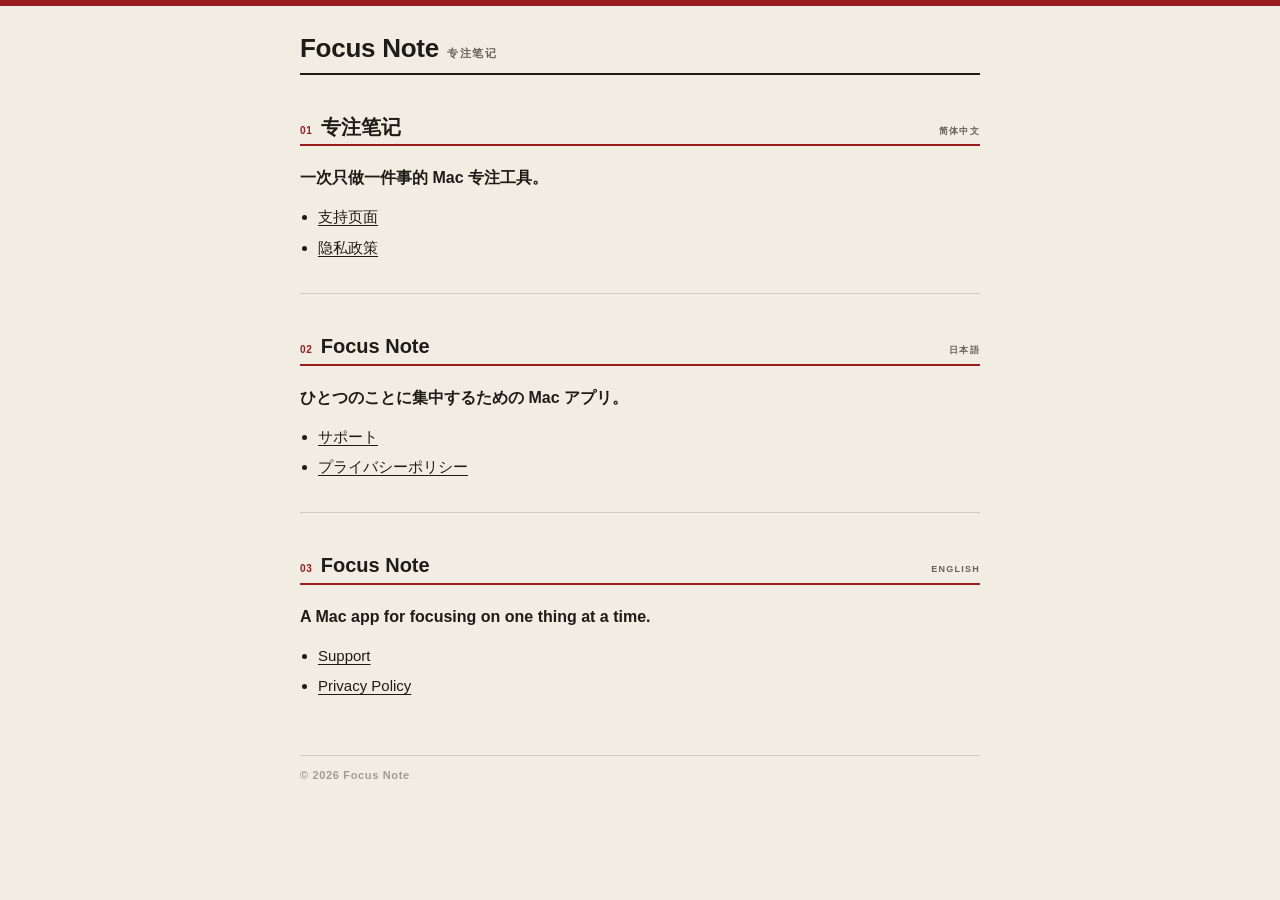
<file: index.html>
<!doctype html>
<html lang="en">
<head>
<meta charset="utf-8">
<meta name="viewport" content="width=device-width, initial-scale=1">
<title>Focus Note · 专注笔记</title>
<link rel="stylesheet" href="style.css">
</head>
<body>
<main>
  <header class="site">
    <p class="brand">Focus Note<small>专注笔记</small></p>
  </header>

  <article lang="zh-CN" id="zh-CN">
    <div class="sec-head"><span class="sec-code">01</span><h2>专注笔记</h2><span class="sec-meta">简体中文</span></div>
    <p class="lead">一次只做一件事的 Mac 专注工具。</p>
    <ul>
      <li><a href="support.html#zh-CN">支持页面</a></li>
      <li><a href="privacy.html#zh-CN">隐私政策</a></li>
    </ul>
  </article>

  <article lang="ja-JP" id="ja-JP">
    <div class="sec-head"><span class="sec-code">02</span><h2>Focus Note</h2><span class="sec-meta">日本語</span></div>
    <p class="lead">ひとつのことに集中するための Mac アプリ。</p>
    <ul>
      <li><a href="support.html#ja-JP">サポート</a></li>
      <li><a href="privacy.html#ja-JP">プライバシーポリシー</a></li>
    </ul>
  </article>

  <article lang="en-US" id="en-US">
    <div class="sec-head"><span class="sec-code">03</span><h2>Focus Note</h2><span class="sec-meta">English</span></div>
    <p class="lead">A Mac app for focusing on one thing at a time.</p>
    <ul>
      <li><a href="support.html#en-US">Support</a></li>
      <li><a href="privacy.html#en-US">Privacy Policy</a></li>
    </ul>
  </article>
</main>
<footer class="site">© 2026 Focus Note</footer>
</body>
</html>
</file>
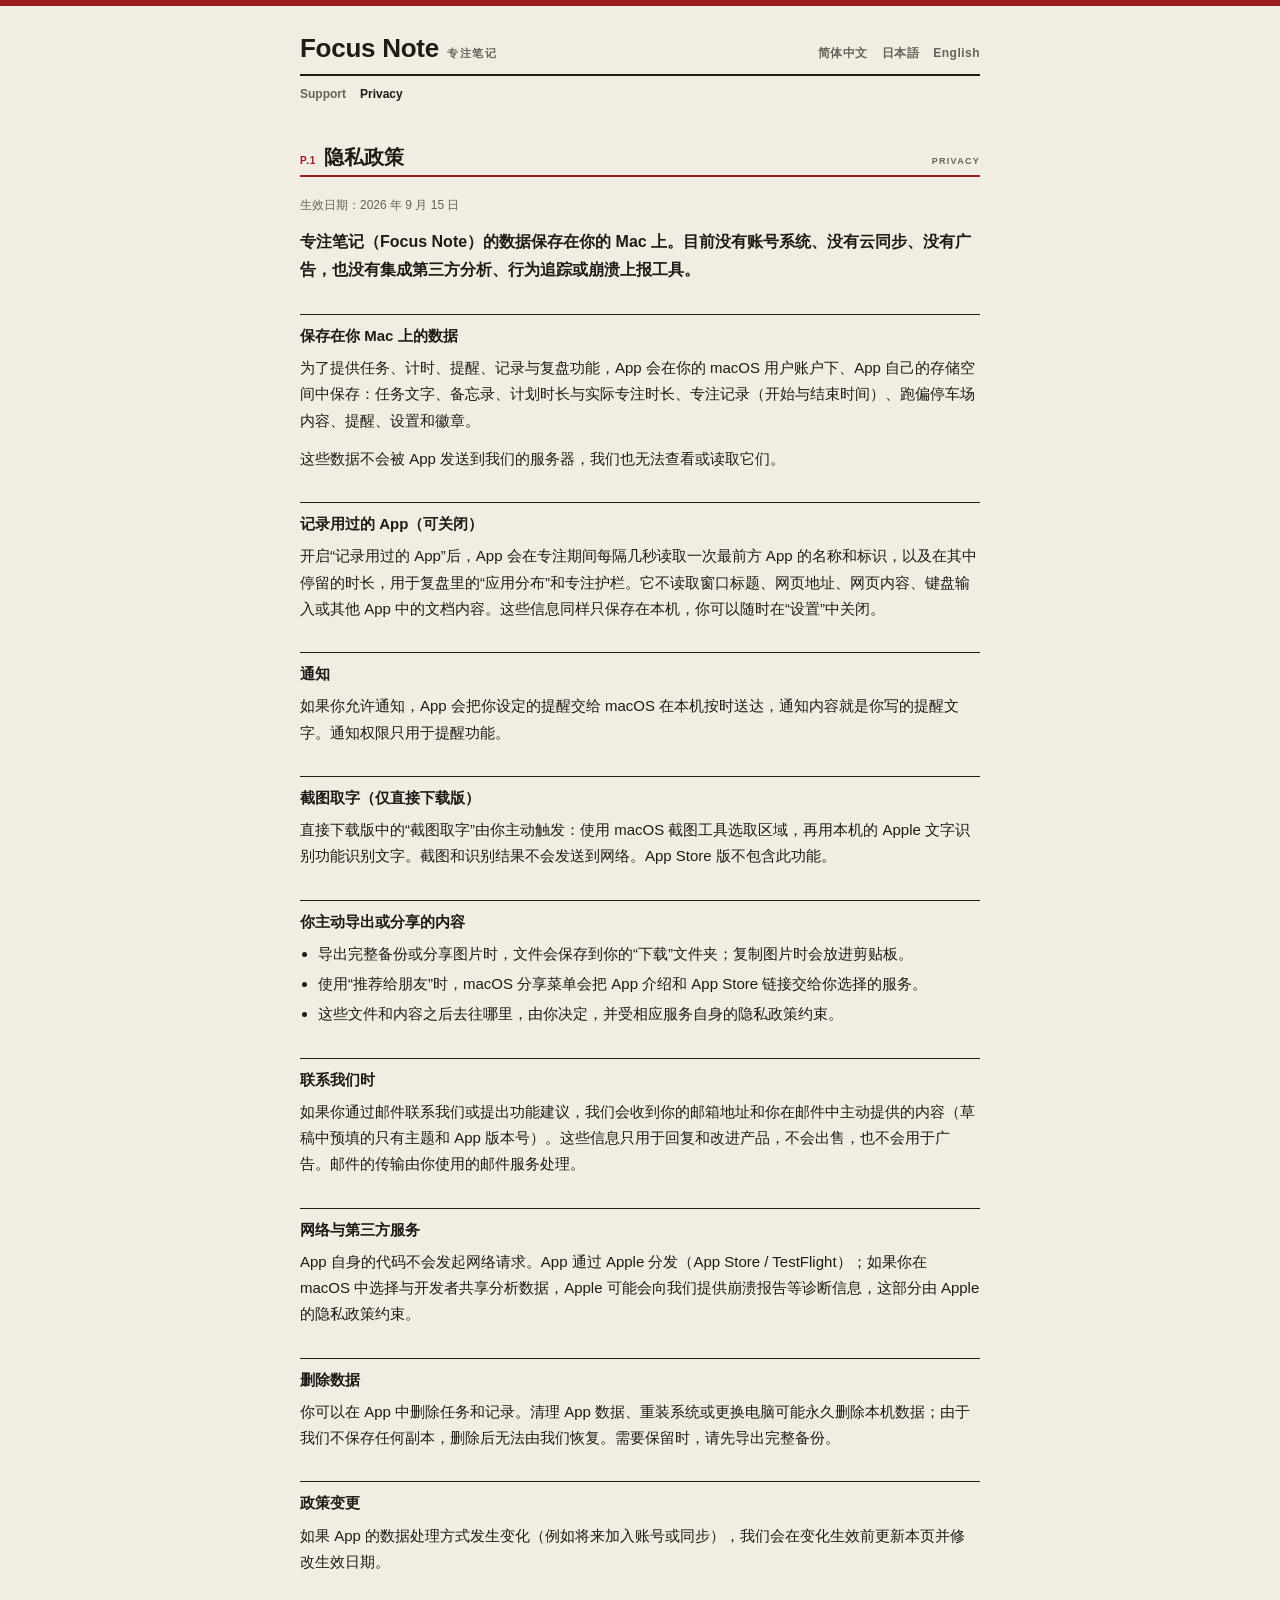
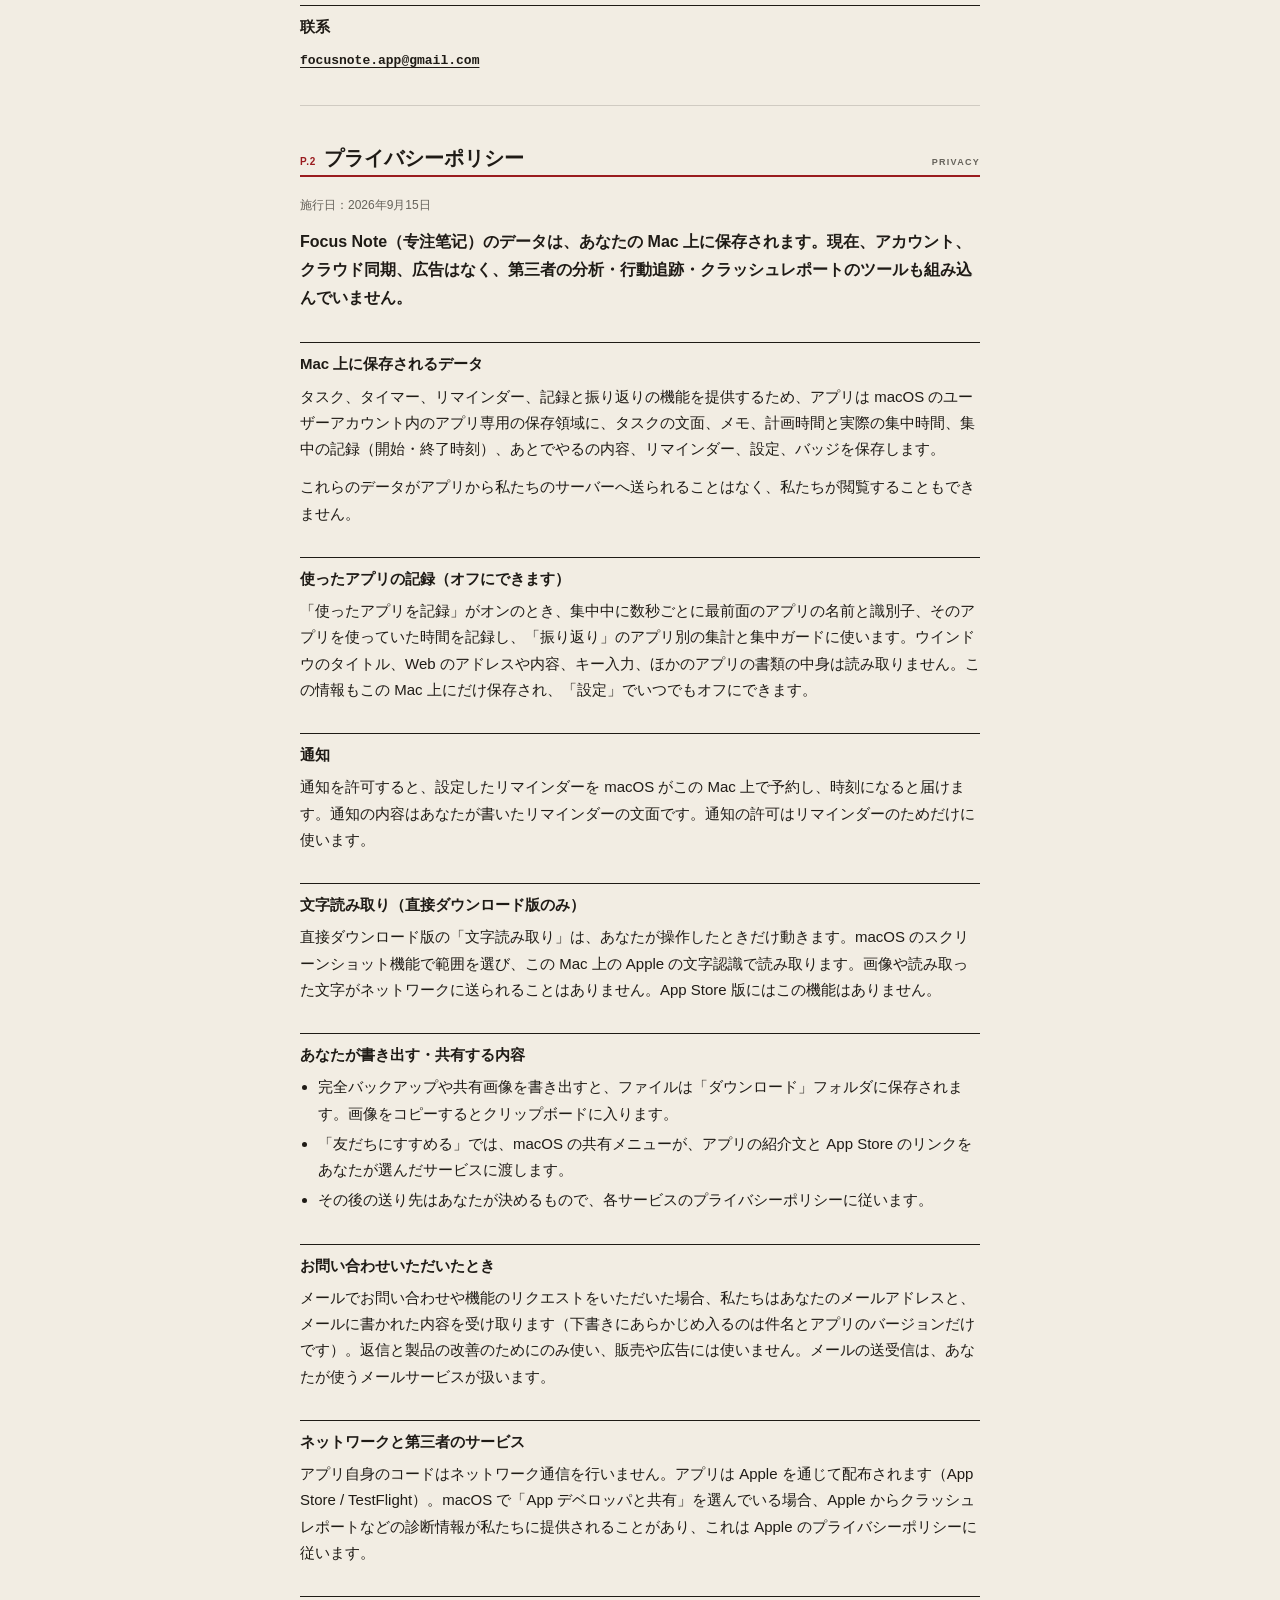
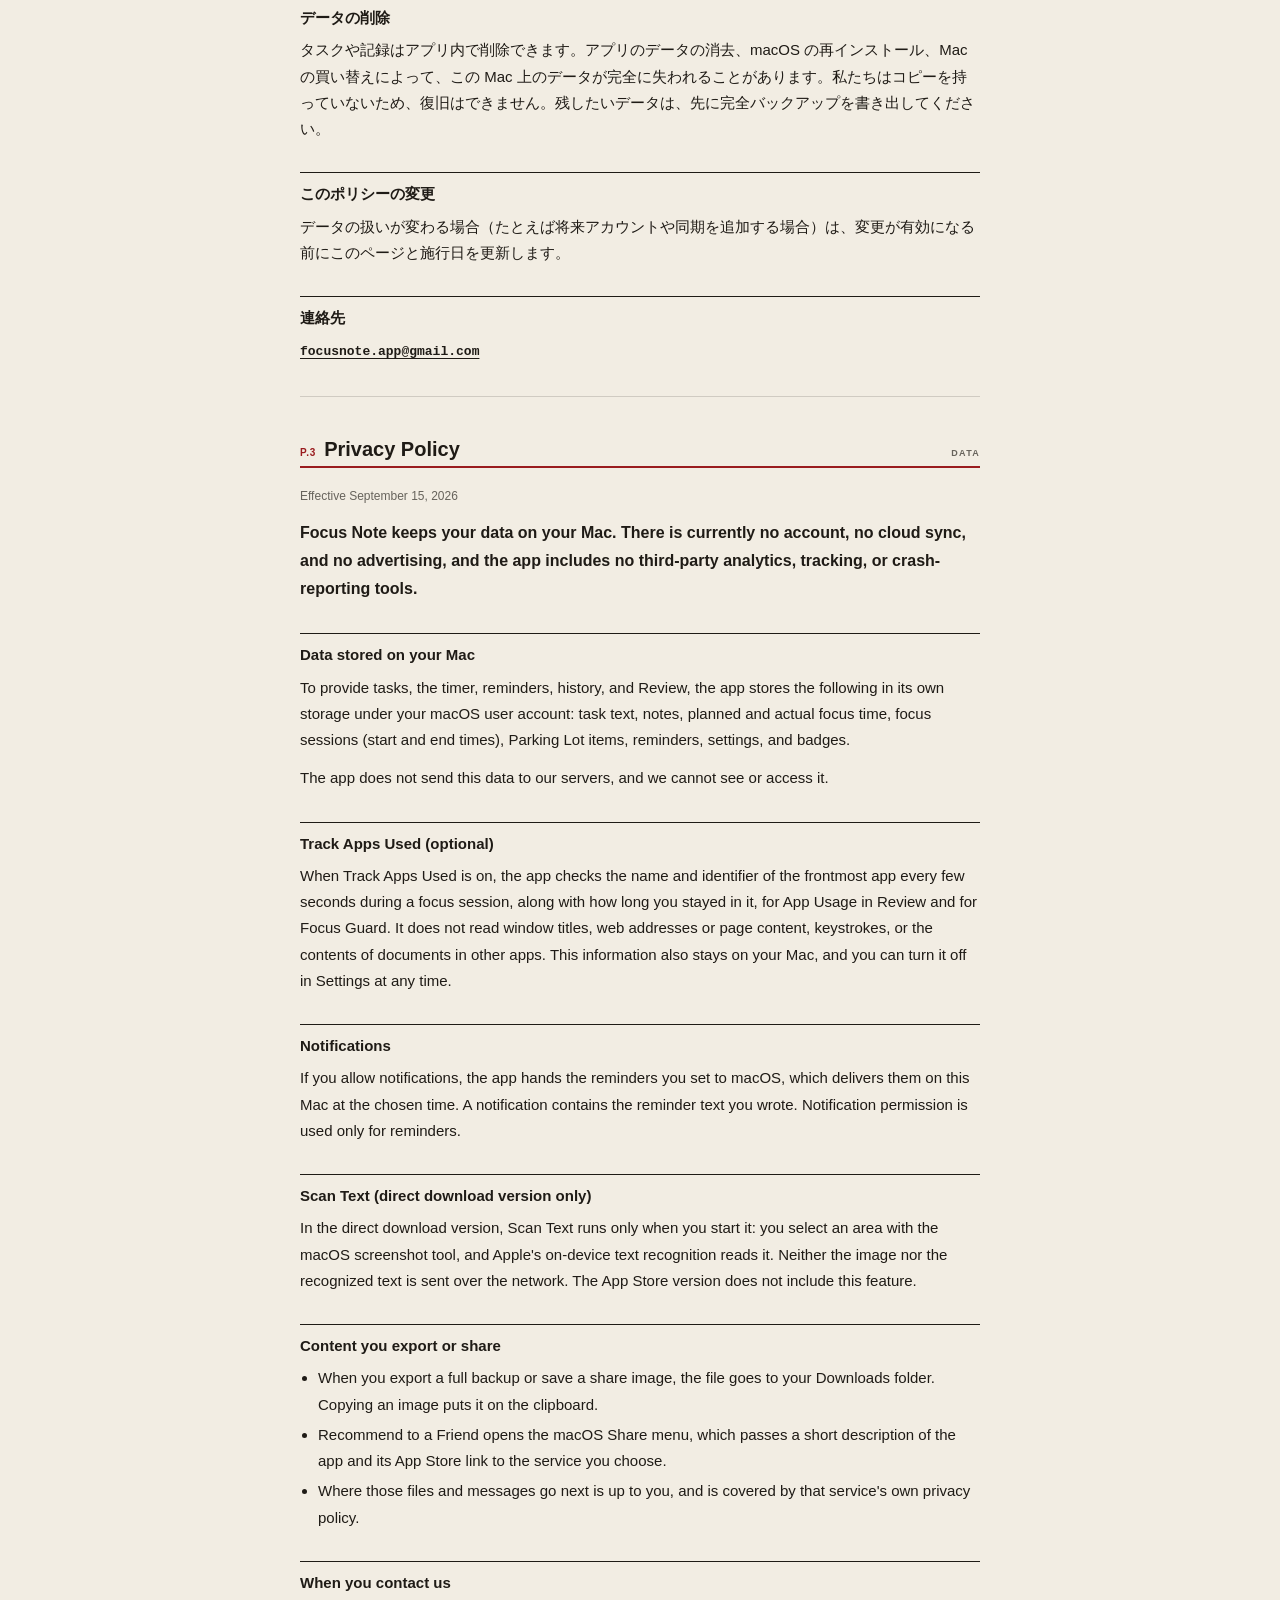
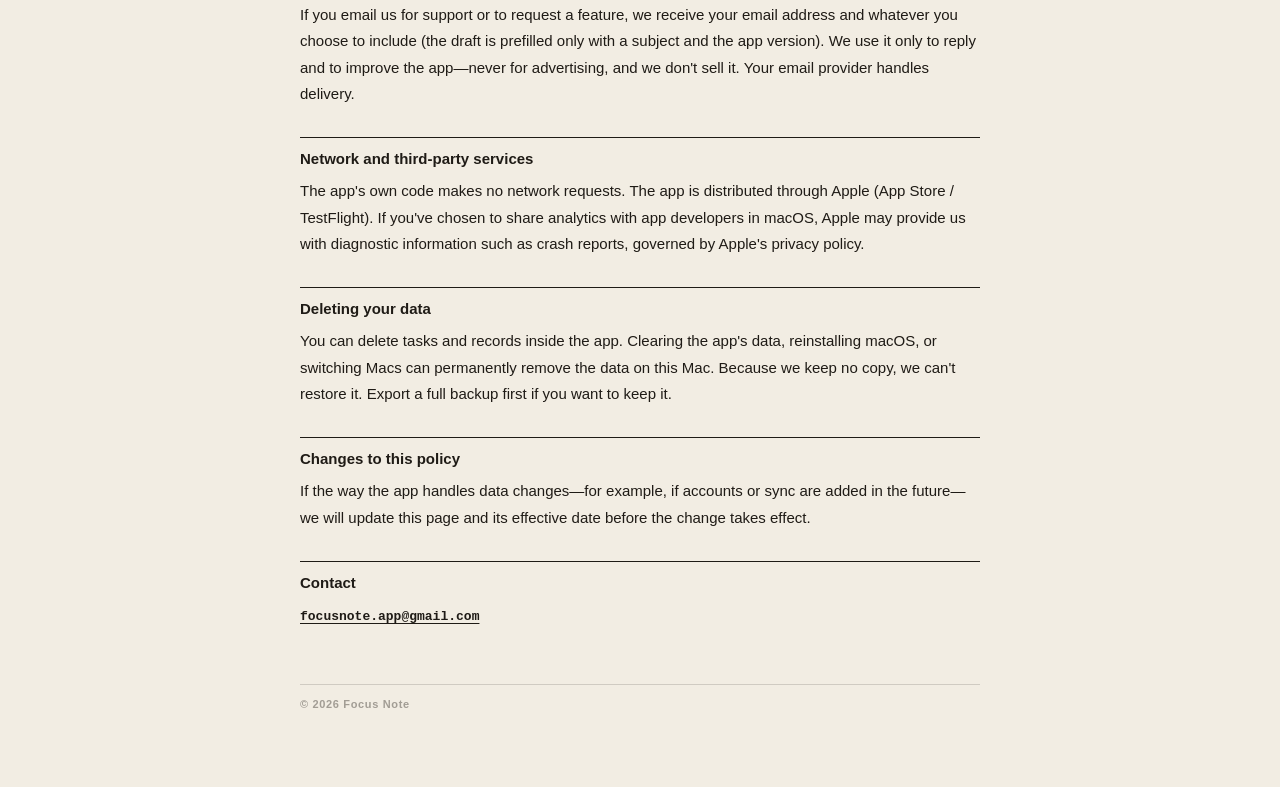
<file: privacy.html>
<!doctype html>
<html lang="en">
<head>
<meta charset="utf-8">
<meta name="viewport" content="width=device-width, initial-scale=1">
<title>Privacy Policy · Focus Note</title>
<link rel="stylesheet" href="style.css">
</head>
<body>
<main>
  <header class="site">
    <p class="brand">Focus Note<small>专注笔记</small></p>
    <nav class="langs" aria-label="Language">
      <a href="#zh-CN" lang="zh-CN">简体中文</a>
      <a href="#ja-JP" lang="ja-JP">日本語</a>
      <a href="#en-US" lang="en-US">English</a>
    </nav>
  </header>
  <nav class="pages"><a href="support.html">Support</a><a href="privacy.html" aria-current="page">Privacy</a></nav>

  <!-- Written from the app's actual behaviour as of version 0.2 (code reviewed
       2026-09-15): no account, no cloud sync, no ads, no analytics / telemetry /
       crash-reporting SDK, and no network requests made by the app's own code.
       Re-check before publishing if any of that changes. -->

  <!-- ============================ 简体中文 ============================ -->
  <article lang="zh-CN" id="zh-CN">
    <div class="sec-head"><span class="sec-code">P.1</span><h2>隐私政策</h2><span class="sec-meta">Privacy</span></div>
    <p class="updated">生效日期：2026 年 9 月 15 日</p>
    <p class="lead">专注笔记（Focus Note）的数据保存在你的 Mac 上。目前没有账号系统、没有云同步、没有广告，也没有集成第三方分析、行为追踪或崩溃上报工具。</p>

    <h3>保存在你 Mac 上的数据</h3>
    <p>为了提供任务、计时、提醒、记录与复盘功能，App 会在你的 macOS 用户账户下、App 自己的存储空间中保存：任务文字、备忘录、计划时长与实际专注时长、专注记录（开始与结束时间）、跑偏停车场内容、提醒、设置和徽章。</p>
    <p>这些数据不会被 App 发送到我们的服务器，我们也无法查看或读取它们。</p>

    <h3>记录用过的 App（可关闭）</h3>
    <p>开启“记录用过的 App”后，App 会在专注期间每隔几秒读取一次最前方 App 的名称和标识，以及在其中停留的时长，用于复盘里的“应用分布”和专注护栏。它不读取窗口标题、网页地址、网页内容、键盘输入或其他 App 中的文档内容。这些信息同样只保存在本机，你可以随时在“设置”中关闭。</p>

    <h3>通知</h3>
    <p>如果你允许通知，App 会把你设定的提醒交给 macOS 在本机按时送达，通知内容就是你写的提醒文字。通知权限只用于提醒功能。</p>

    <h3>截图取字（仅直接下载版）</h3>
    <p>直接下载版中的“截图取字”由你主动触发：使用 macOS 截图工具选取区域，再用本机的 Apple 文字识别功能识别文字。截图和识别结果不会发送到网络。App Store 版不包含此功能。</p>

    <h3>你主动导出或分享的内容</h3>
    <ul>
      <li>导出完整备份或分享图片时，文件会保存到你的“下载”文件夹；复制图片时会放进剪贴板。</li>
      <li>使用“推荐给朋友”时，macOS 分享菜单会把 App 介绍和 App Store 链接交给你选择的服务。</li>
      <li>这些文件和内容之后去往哪里，由你决定，并受相应服务自身的隐私政策约束。</li>
    </ul>

    <h3>联系我们时</h3>
    <p>如果你通过邮件联系我们或提出功能建议，我们会收到你的邮箱地址和你在邮件中主动提供的内容（草稿中预填的只有主题和 App 版本号）。这些信息只用于回复和改进产品，不会出售，也不会用于广告。邮件的传输由你使用的邮件服务处理。</p>

    <h3>网络与第三方服务</h3>
    <p>App 自身的代码不会发起网络请求。App 通过 Apple 分发（App Store / TestFlight）；如果你在 macOS 中选择与开发者共享分析数据，Apple 可能会向我们提供崩溃报告等诊断信息，这部分由 Apple 的隐私政策约束。</p>

    <h3>删除数据</h3>
    <p>你可以在 App 中删除任务和记录。清理 App 数据、重装系统或更换电脑可能永久删除本机数据；由于我们不保存任何副本，删除后无法由我们恢复。需要保留时，请先导出完整备份。</p>

    <h3>政策变更</h3>
    <p>如果 App 的数据处理方式发生变化（例如将来加入账号或同步），我们会在变化生效前更新本页并修改生效日期。</p>

    <h3>联系</h3>
    <p><span class="mail"><a href="mailto:focusnote.app@gmail.com">focusnote.app@gmail.com</a></span></p>
  </article>

  <!-- ============================ 日本語 ============================ -->
  <article lang="ja-JP" id="ja-JP">
    <div class="sec-head"><span class="sec-code">P.2</span><h2>プライバシーポリシー</h2><span class="sec-meta">Privacy</span></div>
    <p class="updated">施行日：2026年9月15日</p>
    <p class="lead">Focus Note（专注笔记）のデータは、あなたの Mac 上に保存されます。現在、アカウント、クラウド同期、広告はなく、第三者の分析・行動追跡・クラッシュレポートのツールも組み込んでいません。</p>

    <h3>Mac 上に保存されるデータ</h3>
    <p>タスク、タイマー、リマインダー、記録と振り返りの機能を提供するため、アプリは macOS のユーザーアカウント内のアプリ専用の保存領域に、タスクの文面、メモ、計画時間と実際の集中時間、集中の記録（開始・終了時刻）、あとでやるの内容、リマインダー、設定、バッジを保存します。</p>
    <p>これらのデータがアプリから私たちのサーバーへ送られることはなく、私たちが閲覧することもできません。</p>

    <h3>使ったアプリの記録（オフにできます）</h3>
    <p>「使ったアプリを記録」がオンのとき、集中中に数秒ごとに最前面のアプリの名前と識別子、そのアプリを使っていた時間を記録し、「振り返り」のアプリ別の集計と集中ガードに使います。ウインドウのタイトル、Web のアドレスや内容、キー入力、ほかのアプリの書類の中身は読み取りません。この情報もこの Mac 上にだけ保存され、「設定」でいつでもオフにできます。</p>

    <h3>通知</h3>
    <p>通知を許可すると、設定したリマインダーを macOS がこの Mac 上で予約し、時刻になると届けます。通知の内容はあなたが書いたリマインダーの文面です。通知の許可はリマインダーのためだけに使います。</p>

    <h3>文字読み取り（直接ダウンロード版のみ）</h3>
    <p>直接ダウンロード版の「文字読み取り」は、あなたが操作したときだけ動きます。macOS のスクリーンショット機能で範囲を選び、この Mac 上の Apple の文字認識で読み取ります。画像や読み取った文字がネットワークに送られることはありません。App Store 版にはこの機能はありません。</p>

    <h3>あなたが書き出す・共有する内容</h3>
    <ul>
      <li>完全バックアップや共有画像を書き出すと、ファイルは「ダウンロード」フォルダに保存されます。画像をコピーするとクリップボードに入ります。</li>
      <li>「友だちにすすめる」では、macOS の共有メニューが、アプリの紹介文と App Store のリンクをあなたが選んだサービスに渡します。</li>
      <li>その後の送り先はあなたが決めるもので、各サービスのプライバシーポリシーに従います。</li>
    </ul>

    <h3>お問い合わせいただいたとき</h3>
    <p>メールでお問い合わせや機能のリクエストをいただいた場合、私たちはあなたのメールアドレスと、メールに書かれた内容を受け取ります（下書きにあらかじめ入るのは件名とアプリのバージョンだけです）。返信と製品の改善のためにのみ使い、販売や広告には使いません。メールの送受信は、あなたが使うメールサービスが扱います。</p>

    <h3>ネットワークと第三者のサービス</h3>
    <p>アプリ自身のコードはネットワーク通信を行いません。アプリは Apple を通じて配布されます（App Store / TestFlight）。macOS で「App デベロッパと共有」を選んでいる場合、Apple からクラッシュレポートなどの診断情報が私たちに提供されることがあり、これは Apple のプライバシーポリシーに従います。</p>

    <h3>データの削除</h3>
    <p>タスクや記録はアプリ内で削除できます。アプリのデータの消去、macOS の再インストール、Mac の買い替えによって、この Mac 上のデータが完全に失われることがあります。私たちはコピーを持っていないため、復旧はできません。残したいデータは、先に完全バックアップを書き出してください。</p>

    <h3>このポリシーの変更</h3>
    <p>データの扱いが変わる場合（たとえば将来アカウントや同期を追加する場合）は、変更が有効になる前にこのページと施行日を更新します。</p>

    <h3>連絡先</h3>
    <p><span class="mail"><a href="mailto:focusnote.app@gmail.com">focusnote.app@gmail.com</a></span></p>
  </article>

  <!-- ============================ English ============================ -->
  <article lang="en-US" id="en-US">
    <div class="sec-head"><span class="sec-code">P.3</span><h2>Privacy Policy</h2><span class="sec-meta">Data</span></div>
    <p class="updated">Effective September 15, 2026</p>
    <p class="lead">Focus Note keeps your data on your Mac. There is currently no account, no cloud sync, and no advertising, and the app includes no third-party analytics, tracking, or crash-reporting tools.</p>

    <h3>Data stored on your Mac</h3>
    <p>To provide tasks, the timer, reminders, history, and Review, the app stores the following in its own storage under your macOS user account: task text, notes, planned and actual focus time, focus sessions (start and end times), Parking Lot items, reminders, settings, and badges.</p>
    <p>The app does not send this data to our servers, and we cannot see or access it.</p>

    <h3>Track Apps Used (optional)</h3>
    <p>When Track Apps Used is on, the app checks the name and identifier of the frontmost app every few seconds during a focus session, along with how long you stayed in it, for App Usage in Review and for Focus Guard. It does not read window titles, web addresses or page content, keystrokes, or the contents of documents in other apps. This information also stays on your Mac, and you can turn it off in Settings at any time.</p>

    <h3>Notifications</h3>
    <p>If you allow notifications, the app hands the reminders you set to macOS, which delivers them on this Mac at the chosen time. A notification contains the reminder text you wrote. Notification permission is used only for reminders.</p>

    <h3>Scan Text (direct download version only)</h3>
    <p>In the direct download version, Scan Text runs only when you start it: you select an area with the macOS screenshot tool, and Apple's on-device text recognition reads it. Neither the image nor the recognized text is sent over the network. The App Store version does not include this feature.</p>

    <h3>Content you export or share</h3>
    <ul>
      <li>When you export a full backup or save a share image, the file goes to your Downloads folder. Copying an image puts it on the clipboard.</li>
      <li>Recommend to a Friend opens the macOS Share menu, which passes a short description of the app and its App Store link to the service you choose.</li>
      <li>Where those files and messages go next is up to you, and is covered by that service's own privacy policy.</li>
    </ul>

    <h3>When you contact us</h3>
    <p>If you email us for support or to request a feature, we receive your email address and whatever you choose to include (the draft is prefilled only with a subject and the app version). We use it only to reply and to improve the app—never for advertising, and we don't sell it. Your email provider handles delivery.</p>

    <h3>Network and third-party services</h3>
    <p>The app's own code makes no network requests. The app is distributed through Apple (App Store / TestFlight). If you've chosen to share analytics with app developers in macOS, Apple may provide us with diagnostic information such as crash reports, governed by Apple's privacy policy.</p>

    <h3>Deleting your data</h3>
    <p>You can delete tasks and records inside the app. Clearing the app's data, reinstalling macOS, or switching Macs can permanently remove the data on this Mac. Because we keep no copy, we can't restore it. Export a full backup first if you want to keep it.</p>

    <h3>Changes to this policy</h3>
    <p>If the way the app handles data changes—for example, if accounts or sync are added in the future—we will update this page and its effective date before the change takes effect.</p>

    <h3>Contact</h3>
    <p><span class="mail"><a href="mailto:focusnote.app@gmail.com">focusnote.app@gmail.com</a></span></p>
  </article>
</main>
<footer class="site">© 2026 Focus Note</footer>
</body>
</html>
</file>
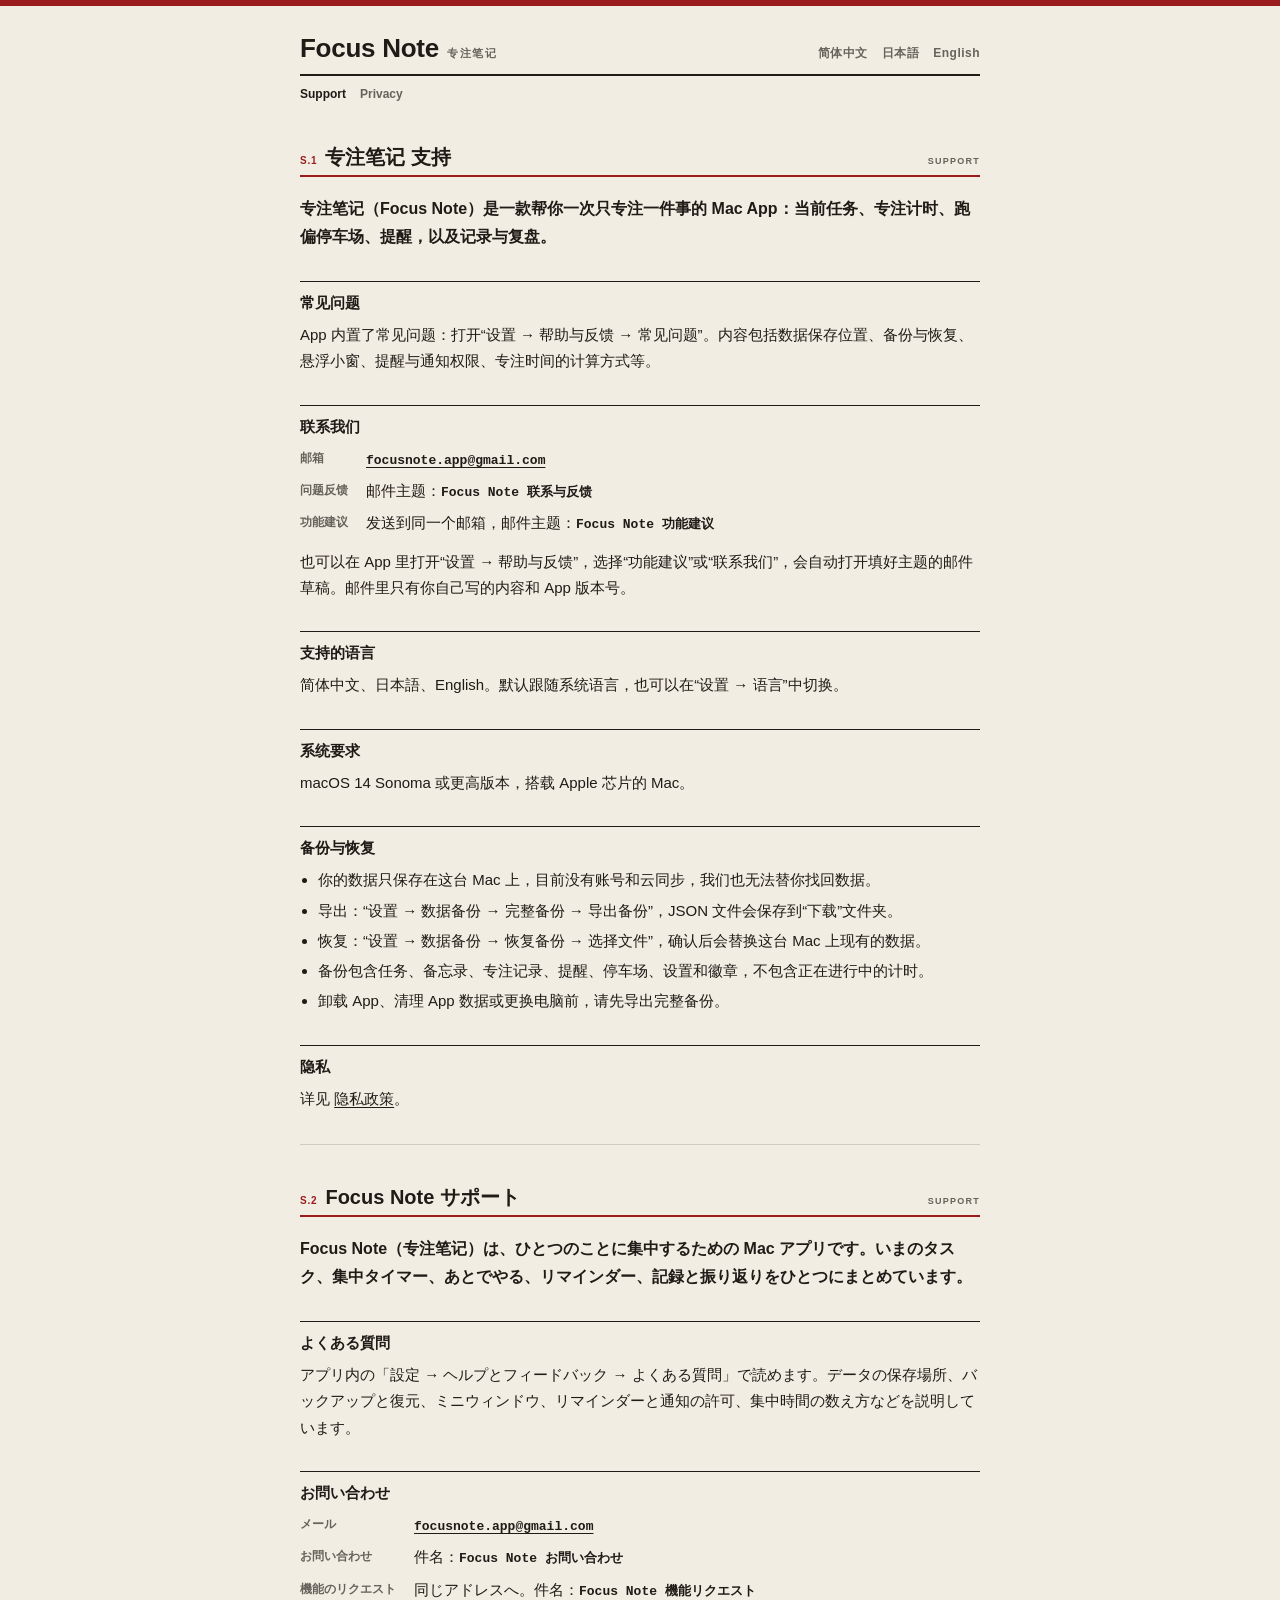
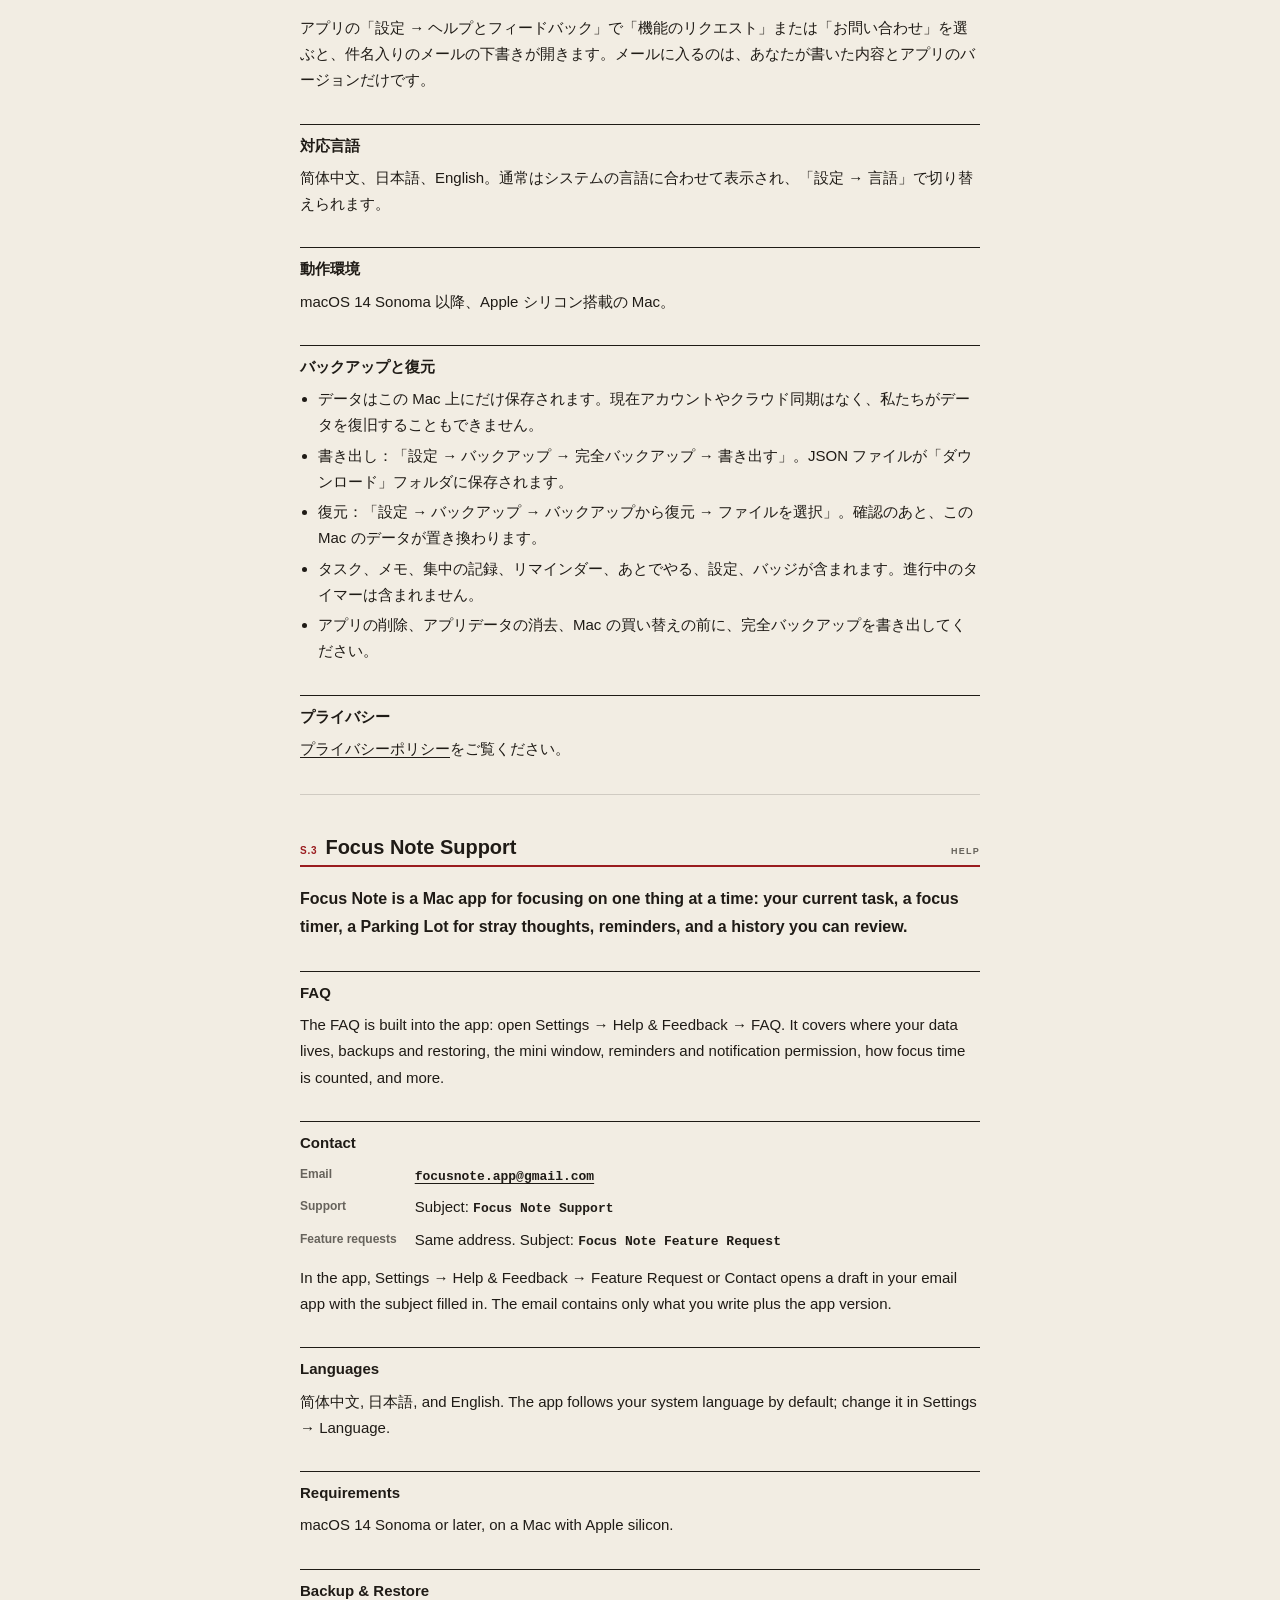
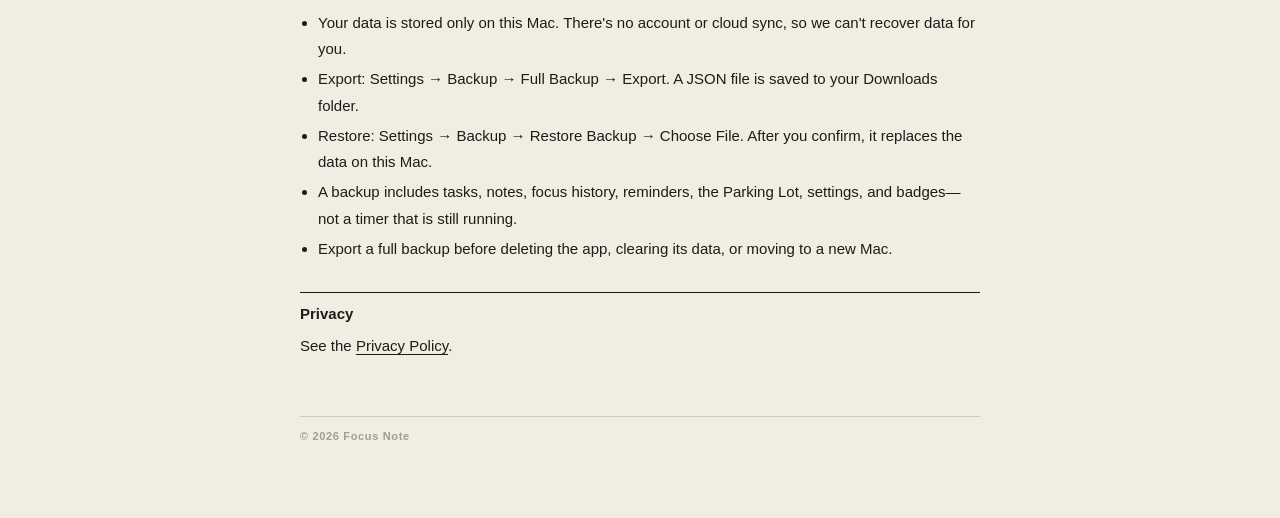
<file: support.html>
<!doctype html>
<html lang="en">
<head>
<meta charset="utf-8">
<meta name="viewport" content="width=device-width, initial-scale=1">
<title>Support · Focus Note</title>
<link rel="stylesheet" href="style.css">
</head>
<body>
<main>
  <header class="site">
    <p class="brand">Focus Note<small>专注笔记</small></p>
    <nav class="langs" aria-label="Language">
      <a href="#zh-CN" lang="zh-CN">简体中文</a>
      <a href="#ja-JP" lang="ja-JP">日本語</a>
      <a href="#en-US" lang="en-US">English</a>
    </nav>
  </header>
  <nav class="pages"><a href="support.html" aria-current="page">Support</a><a href="privacy.html">Privacy</a></nav>

  <!-- ============================ 简体中文 ============================ -->
  <article lang="zh-CN" id="zh-CN">
    <div class="sec-head"><span class="sec-code">S.1</span><h2>专注笔记 支持</h2><span class="sec-meta">Support</span></div>
    <p class="lead">专注笔记（Focus Note）是一款帮你一次只专注一件事的 Mac App：当前任务、专注计时、跑偏停车场、提醒，以及记录与复盘。</p>

    <h3>常见问题</h3>
    <p>App 内置了常见问题：打开“设置 → 帮助与反馈 → 常见问题”。内容包括数据保存位置、备份与恢复、悬浮小窗、提醒与通知权限、专注时间的计算方式等。</p>

    <h3>联系我们</h3>
    <dl class="facts">
      <dt>邮箱</dt><dd><span class="mail"><a href="mailto:focusnote.app@gmail.com">focusnote.app@gmail.com</a></span></dd>
      <dt>问题反馈</dt><dd>邮件主题：<code>Focus Note 联系与反馈</code></dd>
      <dt>功能建议</dt><dd>发送到同一个邮箱，邮件主题：<code>Focus Note 功能建议</code></dd>
    </dl>
    <p>也可以在 App 里打开“设置 → 帮助与反馈”，选择“功能建议”或“联系我们”，会自动打开填好主题的邮件草稿。邮件里只有你自己写的内容和 App 版本号。</p>

    <h3>支持的语言</h3>
    <p>简体中文、日本語、English。默认跟随系统语言，也可以在“设置 → 语言”中切换。</p>

    <h3>系统要求</h3>
    <p>macOS 14 Sonoma 或更高版本，搭载 Apple 芯片的 Mac。</p>

    <h3>备份与恢复</h3>
    <ul>
      <li>你的数据只保存在这台 Mac 上，目前没有账号和云同步，我们也无法替你找回数据。</li>
      <li>导出：“设置 → 数据备份 → 完整备份 → 导出备份”，JSON 文件会保存到“下载”文件夹。</li>
      <li>恢复：“设置 → 数据备份 → 恢复备份 → 选择文件”，确认后会替换这台 Mac 上现有的数据。</li>
      <li>备份包含任务、备忘录、专注记录、提醒、停车场、设置和徽章，不包含正在进行中的计时。</li>
      <li>卸载 App、清理 App 数据或更换电脑前，请先导出完整备份。</li>
    </ul>

    <h3>隐私</h3>
    <p>详见 <a href="privacy.html#zh-CN">隐私政策</a>。</p>
  </article>

  <!-- ============================ 日本語 ============================ -->
  <article lang="ja-JP" id="ja-JP">
    <div class="sec-head"><span class="sec-code">S.2</span><h2>Focus Note サポート</h2><span class="sec-meta">Support</span></div>
    <p class="lead">Focus Note（专注笔记）は、ひとつのことに集中するための Mac アプリです。いまのタスク、集中タイマー、あとでやる、リマインダー、記録と振り返りをひとつにまとめています。</p>

    <h3>よくある質問</h3>
    <p>アプリ内の「設定 → ヘルプとフィードバック → よくある質問」で読めます。データの保存場所、バックアップと復元、ミニウィンドウ、リマインダーと通知の許可、集中時間の数え方などを説明しています。</p>

    <h3>お問い合わせ</h3>
    <dl class="facts">
      <dt>メール</dt><dd><span class="mail"><a href="mailto:focusnote.app@gmail.com">focusnote.app@gmail.com</a></span></dd>
      <dt>お問い合わせ</dt><dd>件名：<code>Focus Note お問い合わせ</code></dd>
      <dt>機能のリクエスト</dt><dd>同じアドレスへ。件名：<code>Focus Note 機能リクエスト</code></dd>
    </dl>
    <p>アプリの「設定 → ヘルプとフィードバック」で「機能のリクエスト」または「お問い合わせ」を選ぶと、件名入りのメールの下書きが開きます。メールに入るのは、あなたが書いた内容とアプリのバージョンだけです。</p>

    <h3>対応言語</h3>
    <p>简体中文、日本語、English。通常はシステムの言語に合わせて表示され、「設定 → 言語」で切り替えられます。</p>

    <h3>動作環境</h3>
    <p>macOS 14 Sonoma 以降、Apple シリコン搭載の Mac。</p>

    <h3>バックアップと復元</h3>
    <ul>
      <li>データはこの Mac 上にだけ保存されます。現在アカウントやクラウド同期はなく、私たちがデータを復旧することもできません。</li>
      <li>書き出し：「設定 → バックアップ → 完全バックアップ → 書き出す」。JSON ファイルが「ダウンロード」フォルダに保存されます。</li>
      <li>復元：「設定 → バックアップ → バックアップから復元 → ファイルを選択」。確認のあと、この Mac のデータが置き換わります。</li>
      <li>タスク、メモ、集中の記録、リマインダー、あとでやる、設定、バッジが含まれます。進行中のタイマーは含まれません。</li>
      <li>アプリの削除、アプリデータの消去、Mac の買い替えの前に、完全バックアップを書き出してください。</li>
    </ul>

    <h3>プライバシー</h3>
    <p><a href="privacy.html#ja-JP">プライバシーポリシー</a>をご覧ください。</p>
  </article>

  <!-- ============================ English ============================ -->
  <article lang="en-US" id="en-US">
    <div class="sec-head"><span class="sec-code">S.3</span><h2>Focus Note Support</h2><span class="sec-meta">Help</span></div>
    <p class="lead">Focus Note is a Mac app for focusing on one thing at a time: your current task, a focus timer, a Parking Lot for stray thoughts, reminders, and a history you can review.</p>

    <h3>FAQ</h3>
    <p>The FAQ is built into the app: open Settings → Help &amp; Feedback → FAQ. It covers where your data lives, backups and restoring, the mini window, reminders and notification permission, how focus time is counted, and more.</p>

    <h3>Contact</h3>
    <dl class="facts">
      <dt>Email</dt><dd><span class="mail"><a href="mailto:focusnote.app@gmail.com">focusnote.app@gmail.com</a></span></dd>
      <dt>Support</dt><dd>Subject: <code>Focus Note Support</code></dd>
      <dt>Feature requests</dt><dd>Same address. Subject: <code>Focus Note Feature Request</code></dd>
    </dl>
    <p>In the app, Settings → Help &amp; Feedback → Feature Request or Contact opens a draft in your email app with the subject filled in. The email contains only what you write plus the app version.</p>

    <h3>Languages</h3>
    <p>简体中文, 日本語, and English. The app follows your system language by default; change it in Settings → Language.</p>

    <h3>Requirements</h3>
    <p>macOS 14 Sonoma or later, on a Mac with Apple silicon.</p>

    <h3>Backup &amp; Restore</h3>
    <ul>
      <li>Your data is stored only on this Mac. There's no account or cloud sync, so we can't recover data for you.</li>
      <li>Export: Settings → Backup → Full Backup → Export. A JSON file is saved to your Downloads folder.</li>
      <li>Restore: Settings → Backup → Restore Backup → Choose File. After you confirm, it replaces the data on this Mac.</li>
      <li>A backup includes tasks, notes, focus history, reminders, the Parking Lot, settings, and badges—not a timer that is still running.</li>
      <li>Export a full backup before deleting the app, clearing its data, or moving to a new Mac.</li>
    </ul>

    <h3>Privacy</h3>
    <p>See the <a href="privacy.html#en-US">Privacy Policy</a>.</p>
  </article>
</main>
<footer class="site">© 2026 Focus Note</footer>
</body>
</html>
</file>
<file: style.css>
/* Focus Note support pages — the app's own label-print look: warm paper,
   ink type, one red rule, no cards. System fonts only; nothing is loaded
   from anywhere else. */
:root {
  --paper: #f2ede3;
  --ink: #1f1b16;
  --ink-66: rgba(31, 27, 22, 0.66);
  --ink-38: rgba(31, 27, 22, 0.38);
  --ink-16: rgba(31, 27, 22, 0.16);
  --red: #9a1c1f;
  color-scheme: light;
}
* { box-sizing: border-box; }
html { background: var(--paper); }
body {
  margin: 0;
  padding: 0 20px 72px;
  color: var(--ink);
  background: var(--paper);
  font: 15px/1.75 -apple-system, BlinkMacSystemFont, "Helvetica Neue", "PingFang SC", "Hiragino Sans", "Hiragino Kaku Gothic ProN", sans-serif;
  -webkit-font-smoothing: antialiased;
}
body::before {
  content: "";
  display: block;
  height: 6px;
  margin: 0 -20px;
  background: var(--red);
}
main { max-width: 680px; margin: 0 auto; }
header.site {
  display: flex;
  flex-wrap: wrap;
  align-items: baseline;
  justify-content: space-between;
  gap: 8px 16px;
  padding: 28px 0 10px;
  border-bottom: 2px solid var(--ink);
}
.brand { margin: 0; font-size: 26px; font-weight: 900; letter-spacing: -0.01em; line-height: 1.1; }
.brand small { margin-left: 8px; font-size: 11px; font-weight: 700; letter-spacing: 0.14em; text-transform: uppercase; color: var(--ink-66); }
nav.langs { display: flex; gap: 14px; font-size: 12px; font-weight: 700; letter-spacing: 0.04em; }
nav.langs a, nav.pages a { color: var(--ink-66); text-decoration: none; }
nav.langs a:hover, nav.pages a:hover { color: var(--red); }
nav.pages { display: flex; gap: 14px; padding: 8px 0 0; font-size: 12px; font-weight: 700; }
nav.pages a[aria-current="page"] { color: var(--ink); }
article { padding-top: 40px; }
article + article { margin-top: 32px; border-top: 1px solid var(--ink-16); }
.sec-head {
  display: flex;
  align-items: baseline;
  gap: 8px;
  padding-bottom: 5px;
  margin: 0 0 18px;
  border-bottom: 2px solid var(--red);
}
.sec-code { font-size: 10px; font-weight: 800; letter-spacing: 0.08em; color: var(--red); }
.sec-head h2 { margin: 0; font-size: 20px; font-weight: 850; line-height: 1.2; }
.sec-meta { margin-left: auto; font-size: 9px; font-weight: 700; letter-spacing: 0.14em; text-transform: uppercase; color: var(--ink-66); white-space: nowrap; }
h3 {
  margin: 30px 0 6px;
  padding-top: 8px;
  border-top: 1px solid var(--ink);
  font-size: 15px;
  font-weight: 800;
}
p, ul, dl { margin: 0 0 12px; }
ul { padding-left: 1.2em; }
li + li { margin-top: 4px; }
.lead { font-size: 16px; font-weight: 600; }
.updated { font-size: 12px; color: var(--ink-66); }
dl.facts { display: grid; grid-template-columns: max-content minmax(0, 1fr); gap: 6px 18px; }
dl.facts dt { font-size: 12px; font-weight: 800; color: var(--ink-66); padding-top: 2px; }
dl.facts dd { margin: 0; }
code, .mail { font: 600 13px/1.6 ui-monospace, "SF Mono", Menlo, monospace; overflow-wrap: anywhere; }
a { color: var(--ink); text-decoration-thickness: 1px; text-underline-offset: 3px; }
a:hover { color: var(--red); }
footer.site { max-width: 680px; margin: 56px auto 0; padding-top: 10px; border-top: 1px solid var(--ink-16); font-size: 11px; font-weight: 700; letter-spacing: 0.06em; color: var(--ink-38); }
@media (max-width: 480px) {
  dl.facts { grid-template-columns: 1fr; gap: 2px; }
  dl.facts dd { margin-bottom: 8px; }
}
</file>
